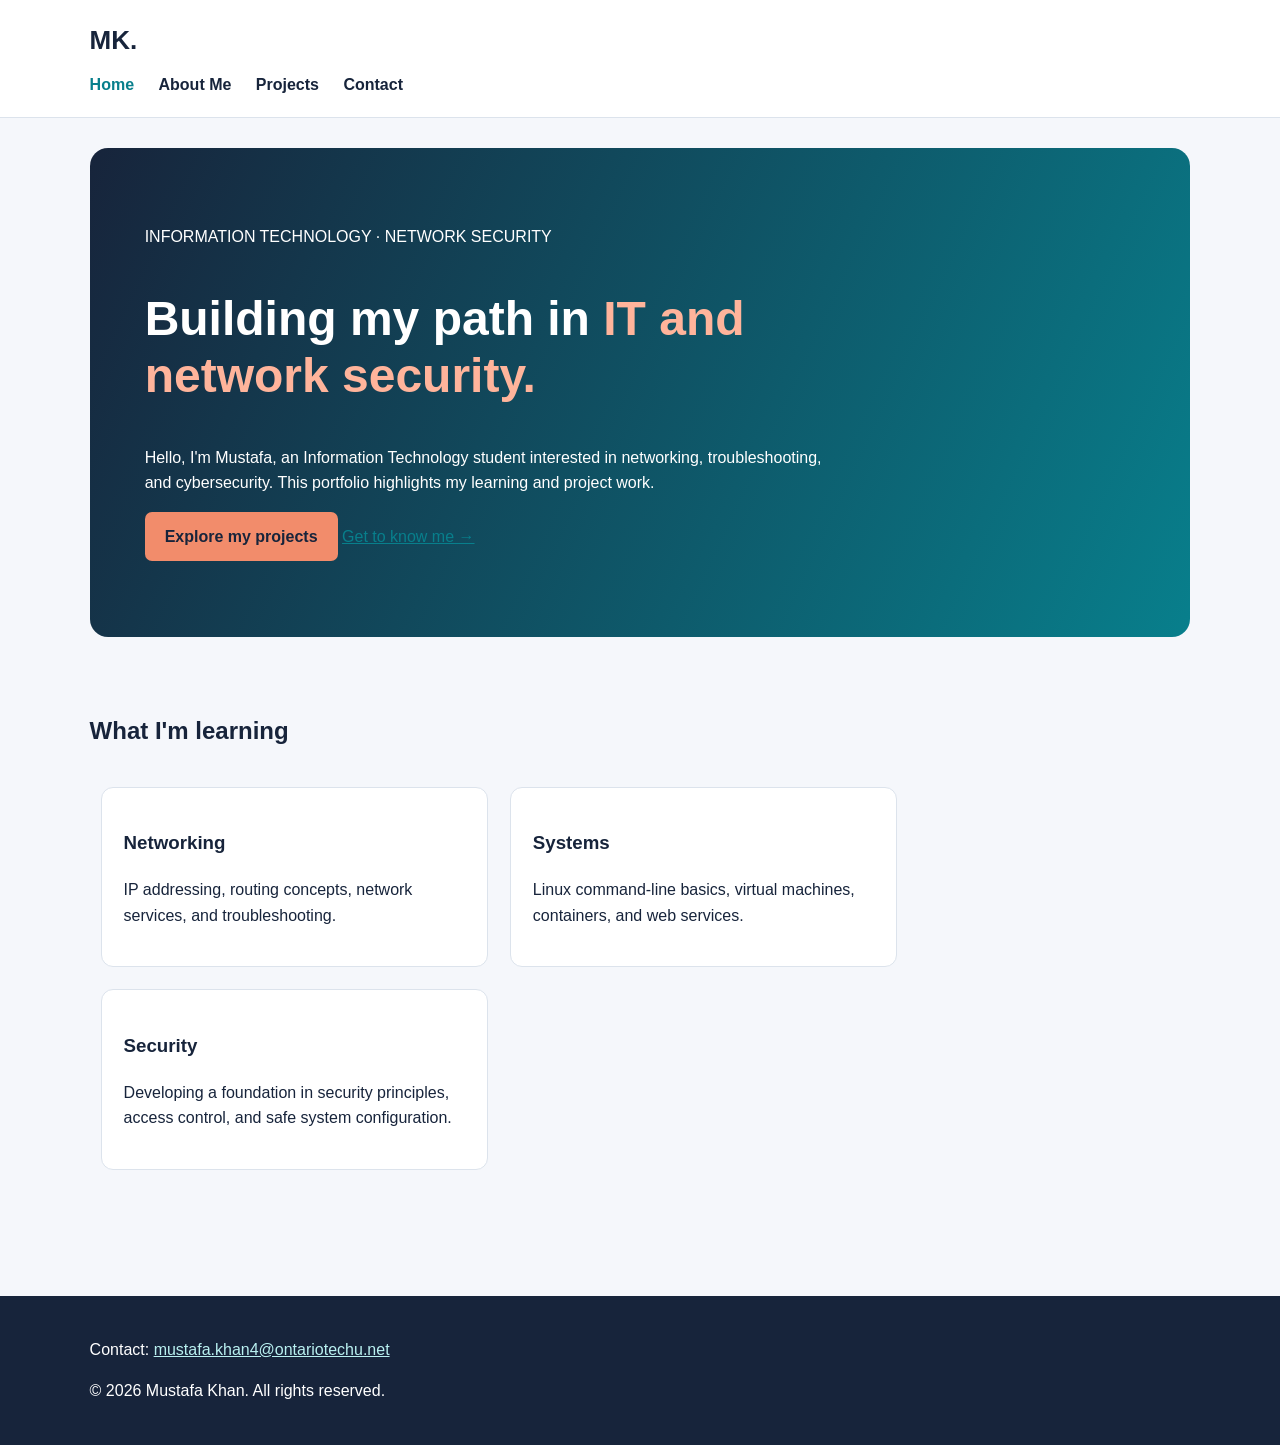
<file: infr3120_portfolio_starter/index.html>
<!DOCTYPE html>
<html lang="en">
<head>
  <meta charset="UTF-8">
  <meta name="viewport" content="width=device-width, initial-scale=1.0">
  <meta name="description" content="Mustafa Khan's personal IT and network security portfolio.">
  <title>Mustafa Khan | Home</title>
  <link rel="stylesheet" href="css/laptop.css">
  <link rel="stylesheet" href="css/tablet.css">
  <link rel="stylesheet" href="css/mobile.css">
</head>
<body>
  <header class="site-header">
    <a class="brand" href="index.html">MK<span>.</span></a>
    <nav aria-label="Main navigation">
      <ul class="nav-list">
        <li><a class="current" href="index.html" aria-current="page">Home</a></li>
        <li><a href="about.html">About Me</a></li>
        <li><a href="projects.html">Projects</a></li>
        <li><a href="contact.html">Contact</a></li>
      </ul>
    </nav>
  </header>
  <main>
    <section class="hero">
      <p class="eyebrow">INFORMATION TECHNOLOGY · NETWORK SECURITY</p>
      <h1>Building my path in <span>IT and network security.</span></h1>
      <p class="intro">Hello, I'm Mustafa, an Information Technology student interested in networking, troubleshooting, and cybersecurity. This portfolio highlights my learning and project work.</p>
      <p class="hero-actions">
        <a class="button" href="projects.html">Explore my projects</a>
        <a class="text-link" href="about.html">Get to know me →</a>
      </p>
    </section>
    <section class="section-block">
      <h2>What I'm learning</h2>
      <div class="card-grid">
        <article class="info-card"><h3>Networking</h3><p>IP addressing, routing concepts, network services, and troubleshooting.</p></article>
        <article class="info-card"><h3>Systems</h3><p>Linux command-line basics, virtual machines, containers, and web services.</p></article>
        <article class="info-card"><h3>Security</h3><p>Developing a foundation in security principles, access control, and safe system configuration.</p></article>
      </div>
    </section>
  </main>
  <footer class="site-footer">
    <p>Contact: <a href="mailto:mustafa.khan4@ontariotechu.net">mustafa.khan4@ontariotechu.net</a></p>
    <p>© 2026 Mustafa Khan. All rights reserved.</p>
  </footer>
</body>
</html>
</file>
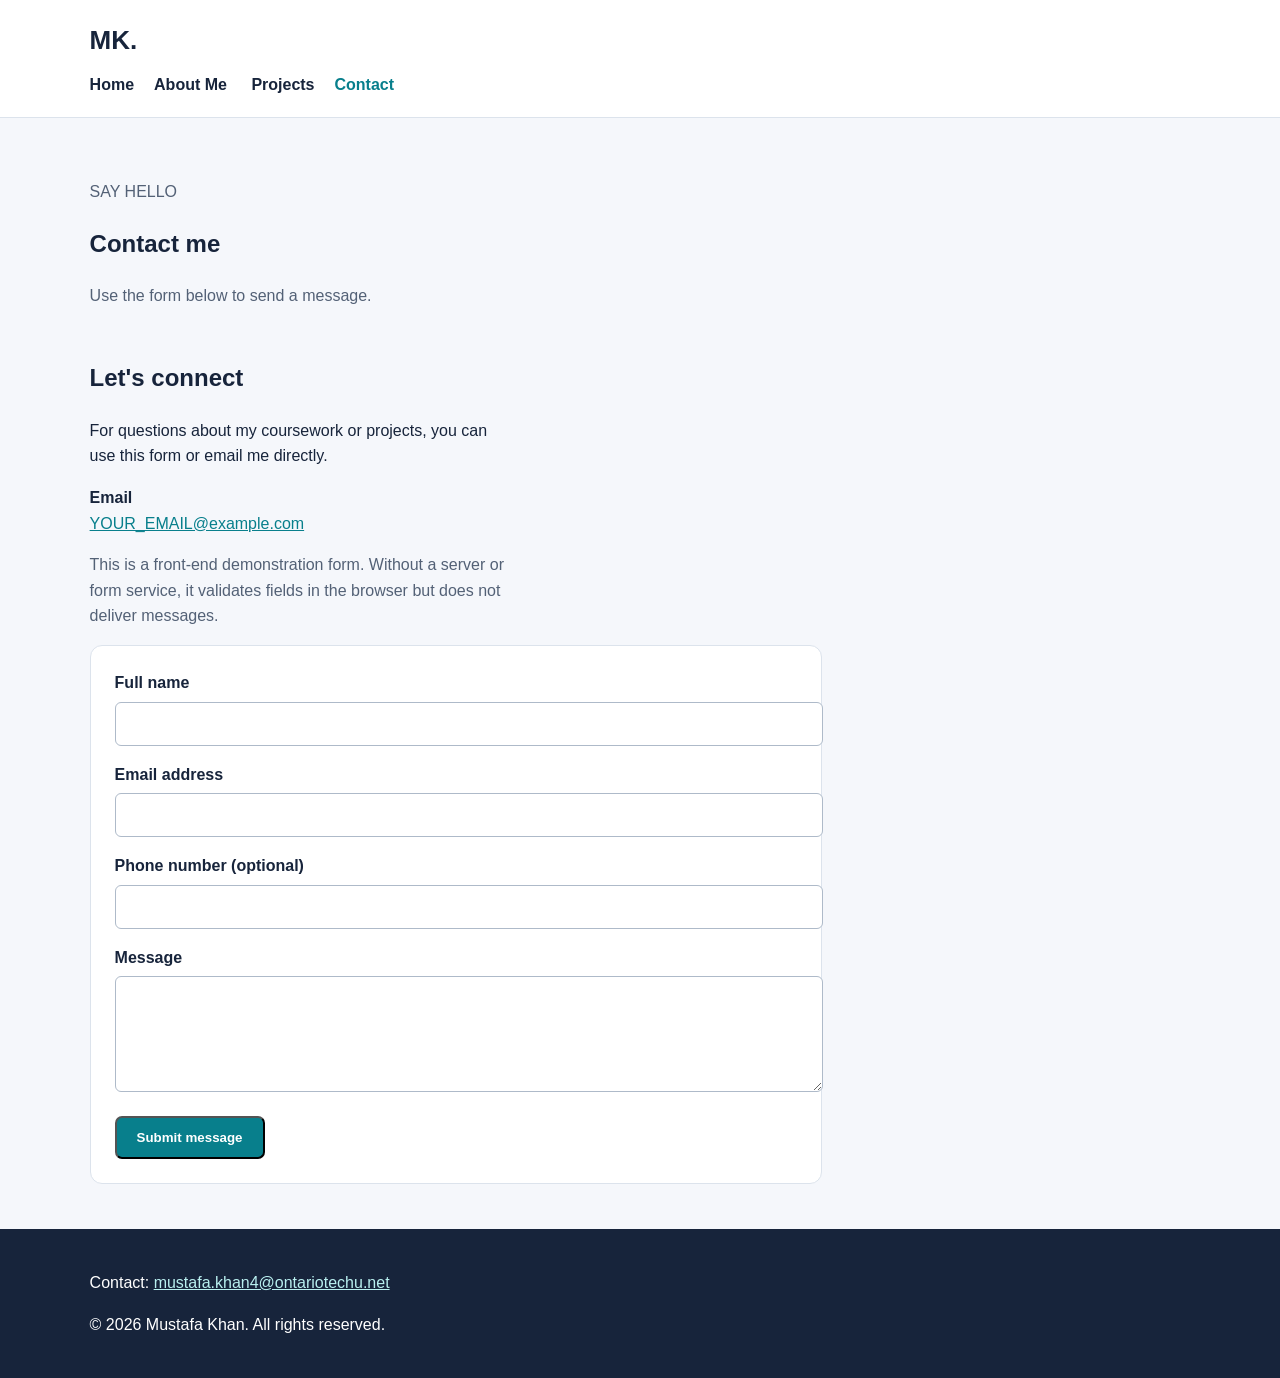
<file: infr3120_portfolio_starter/contact.html>
<!DOCTYPE html>
<html lang="en">
<head>
  <meta charset="UTF-8">
  <meta name="viewport" content="width=device-width, initial-scale=1.0">
  <meta name="description" content="Contact Mustafa Khan.">
  <title>Mustafa Khan | Contact</title>
  <link rel="stylesheet" href="css/laptop.css">
  <link rel="stylesheet" href="css/tablet.css">
  <link rel="stylesheet" href="css/mobile.css">
</head>
<body>
  <header class="site-header">
    <a class="brand" href="index.html">MK<span>.</span></a>
    <nav aria-label="Main navigation"><ul class="nav-list">
      <li><a href="index.html">Home</a></li><li><a href="about.html">About Me</a></li>
      <li><a href="projects.html">Projects</a></li><li><a class="current" href="contact.html" aria-current="page">Contact</a></li>
    </ul></nav>
  </header>
  <main>
    <section class="page-heading"><p class="eyebrow">SAY HELLO</p><h1>Contact me</h1><p>Use the form below to send a message.</p></section>
    <section class="contact-layout">
      <article class="contact-copy"><h2>Let's connect</h2><p>For questions about my coursework or projects, you can use this form or email me directly.</p><p><strong>Email</strong><br><a href="mailto:YOUR_EMAIL@example.com">YOUR_EMAIL@example.com</a></p><p class="small-note">This is a front-end demonstration form. Without a server or form service, it validates fields in the browser but does not deliver messages.</p></article>
      <form class="contact-form" action="#" method="get">
        <div class="form-field"><label for="name">Full name</label><input id="name" name="name" type="text" autocomplete="name" minlength="2" maxlength="80" required></div>
        <div class="form-field"><label for="email">Email address</label><input id="email" name="email" type="email" autocomplete="email" required></div>
        <div class="form-field"><label for="phone">Phone number (optional)</label><input id="phone" name="phone" type="tel" autocomplete="tel" pattern="[0-9()+. \-]{7,20}" title="Enter 7–20 characters using digits, spaces, +, parentheses, periods, or hyphens."></div>
        <div class="form-field"><label for="comments">Message</label><textarea id="comments" name="comments" rows="5" minlength="10" maxlength="1000" required></textarea></div>
        <button class="button" type="submit">Submit message</button>
      </form>
    </section>
  </main>
  <footer class="site-footer"><p>Contact: <a href="mailto:mustafa.khan4@ontariotechu.net">mustafa.khan4@ontariotechu.net</a></p><p>© 2026 Mustafa Khan. All rights reserved.</p></footer>
</body>
</html>
</file>
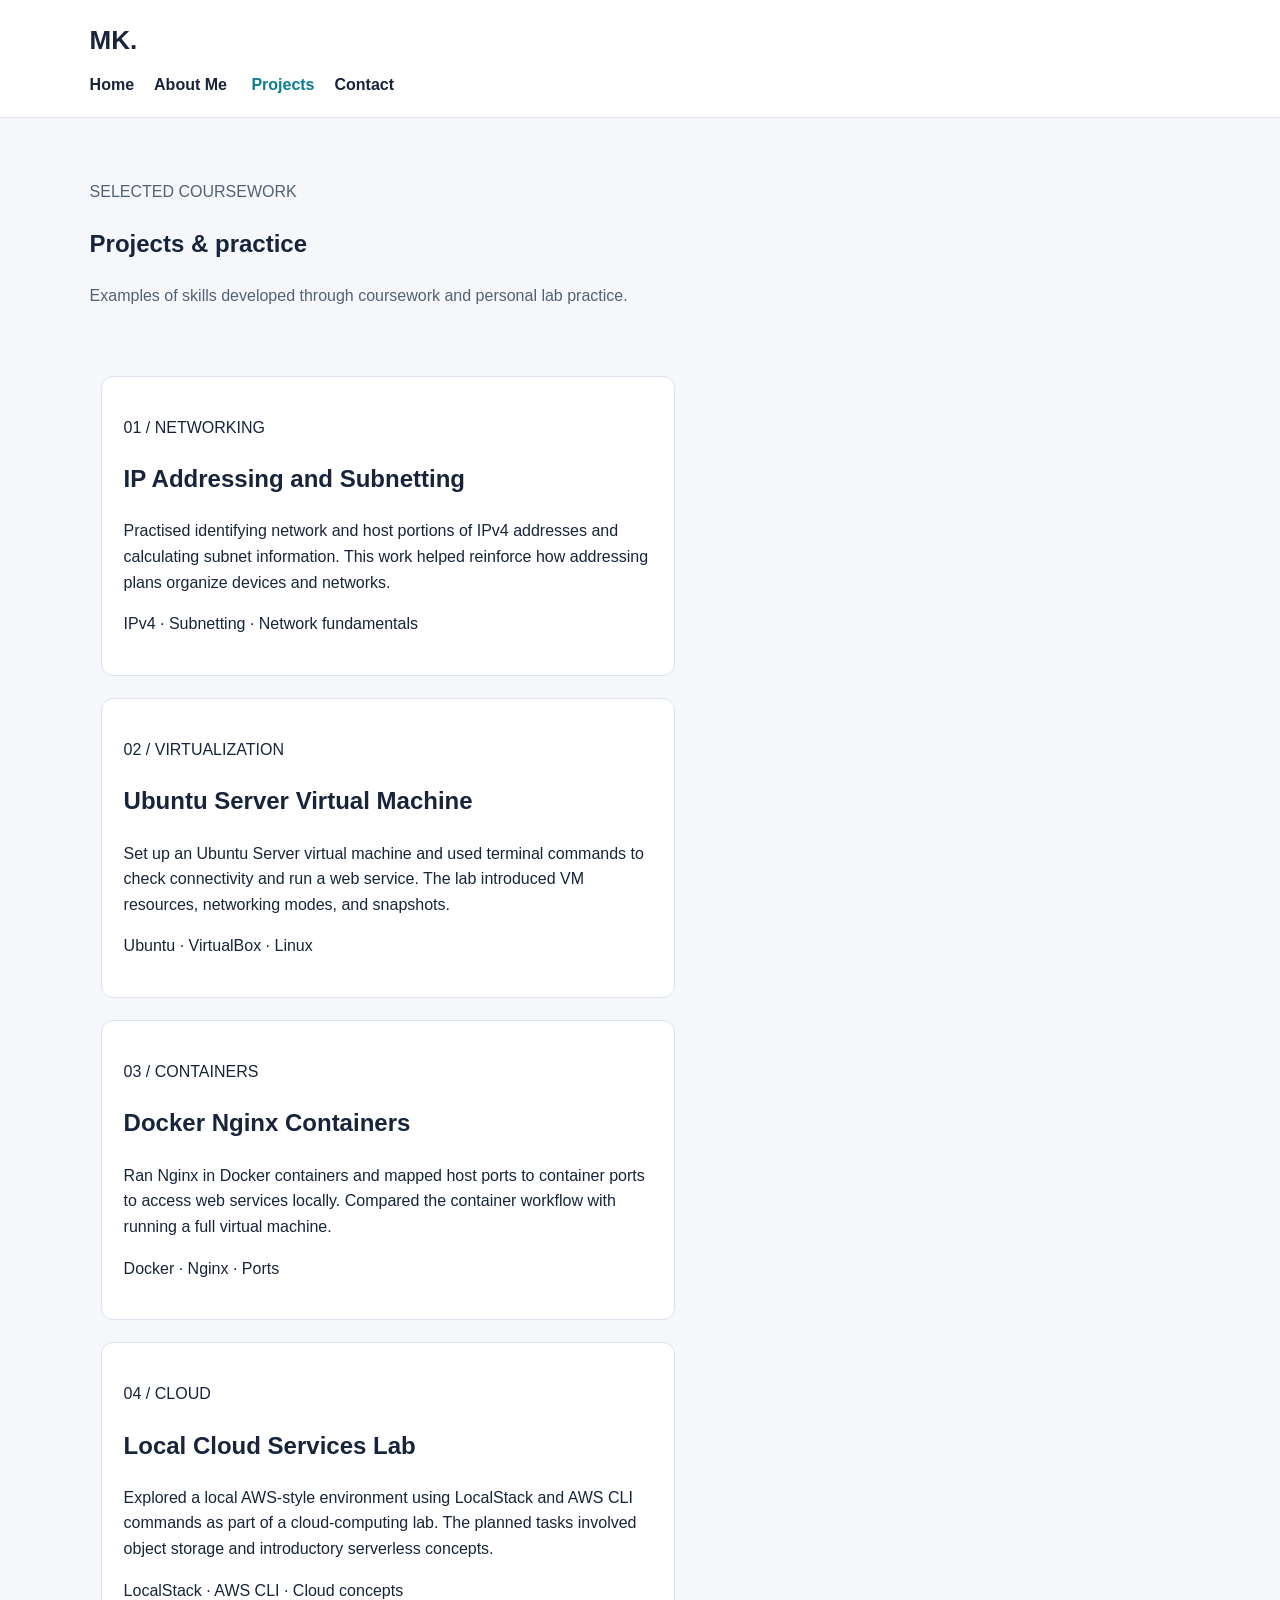
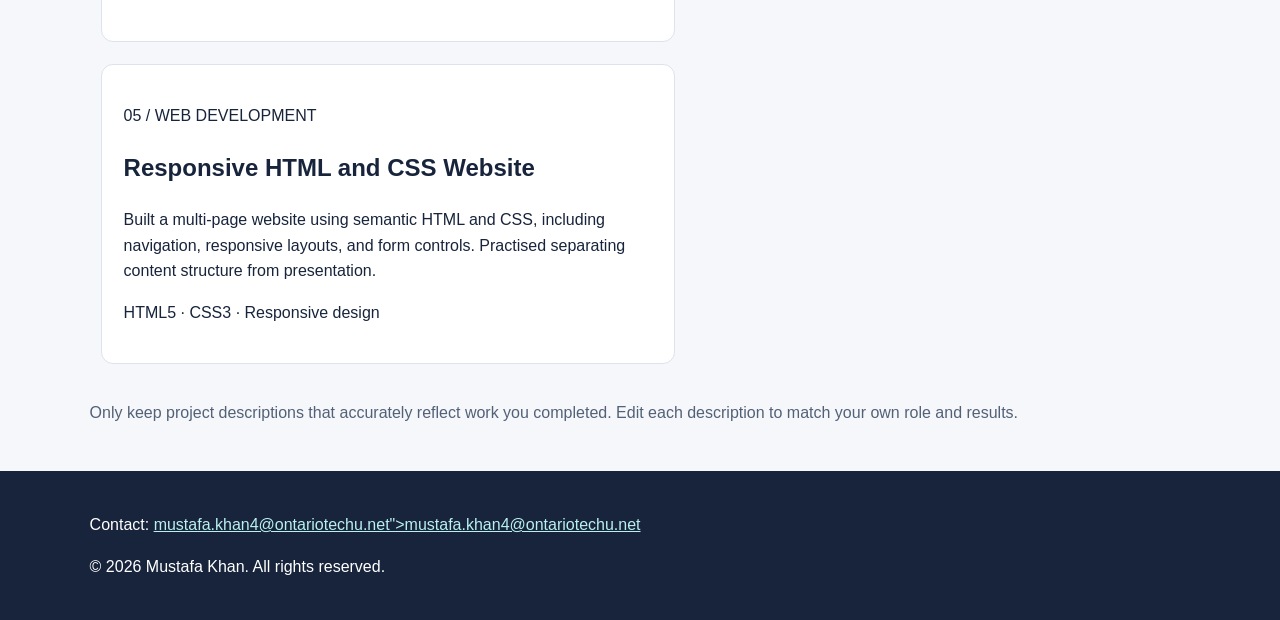
<file: infr3120_portfolio_starter/projects.html>
<!DOCTYPE html>
<html lang="en">
<head>
  <meta charset="UTF-8">
  <meta name="viewport" content="width=device-width, initial-scale=1.0">
  <meta name="description" content="Selected IT coursework and practice projects by Mustafa Khan.">
  <title>Mustafa Khan | Projects</title>
  <link rel="stylesheet" href="css/laptop.css">
  <link rel="stylesheet" href="css/tablet.css">
  <link rel="stylesheet" href="css/mobile.css">
</head>
<body>
  <header class="site-header">
    <a class="brand" href="index.html">MK<span>.</span></a>
    <nav aria-label="Main navigation"><ul class="nav-list">
      <li><a href="index.html">Home</a></li><li><a href="about.html">About Me</a></li>
      <li><a class="current" href="projects.html" aria-current="page">Projects</a></li><li><a href="contact.html">Contact</a></li>
    </ul></nav>
  </header>
  <main>
    <section class="page-heading"><p class="eyebrow">SELECTED COURSEWORK</p><h1>Projects & practice</h1><p>Examples of skills developed through coursework and personal lab practice.</p></section>
    <section class="project-grid">
      <article class="project-card"><p class="project-number">01 / NETWORKING</p><h2>IP Addressing and Subnetting</h2><p>Practised identifying network and host portions of IPv4 addresses and calculating subnet information. This work helped reinforce how addressing plans organize devices and networks.</p><p class="tag-list">IPv4 · Subnetting · Network fundamentals</p></article>
      <article class="project-card"><p class="project-number">02 / VIRTUALIZATION</p><h2>Ubuntu Server Virtual Machine</h2><p>Set up an Ubuntu Server virtual machine and used terminal commands to check connectivity and run a web service. The lab introduced VM resources, networking modes, and snapshots.</p><p class="tag-list">Ubuntu · VirtualBox · Linux</p></article>
      <article class="project-card"><p class="project-number">03 / CONTAINERS</p><h2>Docker Nginx Containers</h2><p>Ran Nginx in Docker containers and mapped host ports to container ports to access web services locally. Compared the container workflow with running a full virtual machine.</p><p class="tag-list">Docker · Nginx · Ports</p></article>
      <article class="project-card"><p class="project-number">04 / CLOUD</p><h2>Local Cloud Services Lab</h2><p>Explored a local AWS-style environment using LocalStack and AWS CLI commands as part of a cloud-computing lab. The planned tasks involved object storage and introductory serverless concepts.</p><p class="tag-list">LocalStack · AWS CLI · Cloud concepts</p></article>
      <article class="project-card"><p class="project-number">05 / WEB DEVELOPMENT</p><h2>Responsive HTML and CSS Website</h2><p>Built a multi-page website using semantic HTML and CSS, including navigation, responsive layouts, and form controls. Practised separating content structure from presentation.</p><p class="tag-list">HTML5 · CSS3 · Responsive design</p></article>
    </section>
    <p class="small-note">Only keep project descriptions that accurately reflect work you completed. Edit each description to match your own role and results.</p>
  </main>
  <footer class="site-footer"><p>Contact: <a href="mailto:mustafa.khan4@ontariotechu.net">
                mustafa.khan4@ontariotechu.net">mustafa.khan4@ontariotechu.net</a></p><p>© 2026 Mustafa Khan. All rights reserved.</p></footer>
</body>
</html>
</file>
<file: infr3120_portfolio_starter/css/laptop.css>
/* Basic desktop and laptop styles */

body {
    margin: 0;
    font-family: Arial, sans-serif;
    color: #17243b;
    background-color: #f5f7fb;
    line-height: 1.6;
}

a {
    color: #087f8c;
}

/* Header and navigation */
.site-header {
    padding: 20px 7%;
    background-color: white;
    border-bottom: 1px solid #dce3ec;
}

.brand {
    display: inline-block;
    color: #17243b;
    font-size: 26px;
    font-weight: bold;
    text-decoration: none;
}

.nav-list {
    padding: 0;
    margin: 10px 0 0;
    list-style: none;
}

.nav-list li {
    display: inline-block;
    margin-right: 20px;
}

.nav-list a {
    color: #17243b;
    text-decoration: none;
    font-weight: bold;
}

.nav-list a:hover,
.nav-list a.current {
    color: #087f8c;
}

/* Main page content */
main {
    width: 86%;
    max-width: 1160px;
    min-height: 65vh;
    margin: 0 auto;
}

/* Home banner */
.hero {
    margin: 30px 0;
    padding: 60px 5%;
    color: white;
    background: linear-gradient(115deg, #17243b, #087f8c);
    border-radius: 18px;
}

.hero h1 {
    max-width: 780px;
    font-size: 48px;
    line-height: 1.2;
}

.hero h1 span {
    color: #ffb49b;
}

.hero p {
    max-width: 690px;
}

/* Buttons */
.button {
    display: inline-block;
    padding: 12px 20px;
    color: white;
    background-color: #087f8c;
    border-radius: 7px;
    text-decoration: none;
    font-weight: bold;
}

.hero .button {
    color: #17243b;
    background-color: #f28c6b;
}

/* Page sections and headings */
.section-block {
    padding: 25px 0 45px;
}

.page-heading {
    padding: 45px 0 15px;
}

.page-heading p,
.small-note,
figcaption {
    color: #536176;
}

/* Cards */
.card-grid,
.project-grid {
    margin: 25px 0;
    font-size: 0;
}

.info-card,
.project-card {
    display: inline-block;
    vertical-align: top;
    margin: 1%;
    padding: 22px;
    font-size: 16px;
    background-color: white;
    border: 1px solid #dce3ec;
    border-radius: 12px;
}

.info-card {
    width: 31%;
}

.project-card {
    width: 48%;
}

/* About page */
.profile-figure,
.prose-card,
.contact-copy,
.contact-form {
    display: inline-block;
    vertical-align: top;
    font-size: 16px;
}

.profile-figure {
    width: 34%;
    margin: 0;
    padding-right: 25px;
}

.profile-photo {
    width: 100%;
    border-radius: 12px;
}

.prose-card {
    width: 66%;
    padding: 24px;
    background-color: white;
    border: 1px solid #dce3ec;
    border-radius: 12px;
}

/* Intro video */
.intro-video {
    width: 100%;
    max-width: 650px;
}

/* Contact page */
.contact-copy {
    width: 38%;
    padding-right: 25px;
}

.contact-form {
    width: 62%;
    padding: 24px;
    background-color: white;
    border: 1px solid #dce3ec;
    border-radius: 12px;
}

.form-field {
    margin-bottom: 16px;
}

.form-field label {
    display: block;
    margin-bottom: 6px;
    font-weight: bold;
}

.form-field input,
.form-field textarea {
    width: 100%;
    padding: 12px;
    border: 1px solid #aebac9;
    border-radius: 6px;
    font-family: Arial, sans-serif;
    font-size: 16px;
}

.form-field textarea {
    resize: vertical;
}

/* Footer */
.site-footer {
    margin-top: 45px;
    padding: 25px 7%;
    color: white;
    background-color: #17243b;
}

.site-footer a {
    color: #b9f0f0;
}
</file>
<file: infr3120_portfolio_starter/css/tablet.css>
/* Tablet screens: 481px to 960px */
@media screen and (min-width: 481px) and (max-width: 960px) {

    main {
        width: 90%;
        margin: 0 auto;
    }

    .site-header {
        padding-left: 5%;
        padding-right: 5%;
    }

    .hero {
        padding: 40px 5%;
    }

    .hero h1 {
        font-size: 38px;
    }

    .info-card {
        display: inline-block;
        width: 45%;
        margin: 1%;
        vertical-align: top;
    }

    .info-card:last-child {
        width: 94%;
    }

    .project-card {
        display: inline-block;
        width: 45%;
        margin: 1%;
        vertical-align: top;
    }

    .profile-figure {
        display: inline-block;
        width: 35%;
        padding-right: 2%;
        vertical-align: top;
    }

    .prose-card {
        display: inline-block;
        width: 60%;
        vertical-align: top;
    }

    .contact-copy {
        display: inline-block;
        width: 32%;
        padding-right: 2%;
        vertical-align: top;
    }

    .contact-form {
        display: inline-block;
        width: 64%;
        vertical-align: top;
    }
}
</file>
<file: infr3120_portfolio_starter/css/mobile.css>
/* Mobile screens: 480px and smaller */
@media screen and (max-width: 480px) {

    /* Main page */
    body {
        font-size: 16px;
    }

    main {
        width: 90%;
    }

    /* Header and navigation */
    .site-header {
        padding: 15px 5%;
    }

    .nav-list li {
        margin-right: 12px;
        margin-bottom: 8px;
    }

    .nav-list a {
        font-size: 14px;
    }

    /* Home page banner */
    .hero {
        margin: 15px 0;
        padding: 30px 15px;
        border-radius: 12px;
    }

    .hero h1 {
        font-size: 32px;
    }

    .intro {
        font-size: 16px;
    }

    /* Buttons */
    .hero-actions .button,
    .hero-actions .text-link {
        display: block;
        margin: 12px 0;
    }

    /* Headings */
    .section-block h2,
    .page-heading h1 {
        font-size: 26px;
    }

    .page-heading {
        padding-top: 25px;
    }

    /* Stack cards vertically */
    .info-card,
    .project-card {
        display: block;
        width: 100%;
        margin: 12px 0;
    }

    /* Stack About and Contact sections */
    .profile-figure,
    .prose-card,
    .contact-copy,
    .contact-form {
        display: block;
        width: 100%;
        padding: 0;
    }

    .profile-figure {
        margin-bottom: 20px;
    }

    .profile-photo {
        width: 100%;
        min-height: 220px;
    }

    .prose-card,
    .contact-form {
        padding: 16px;
    }

    .contact-copy {
        margin-bottom: 20px;
    }

    /* Footer */
    .site-footer {
        padding: 20px 5%;
        overflow-wrap: break-word;
    }
}
</file>
